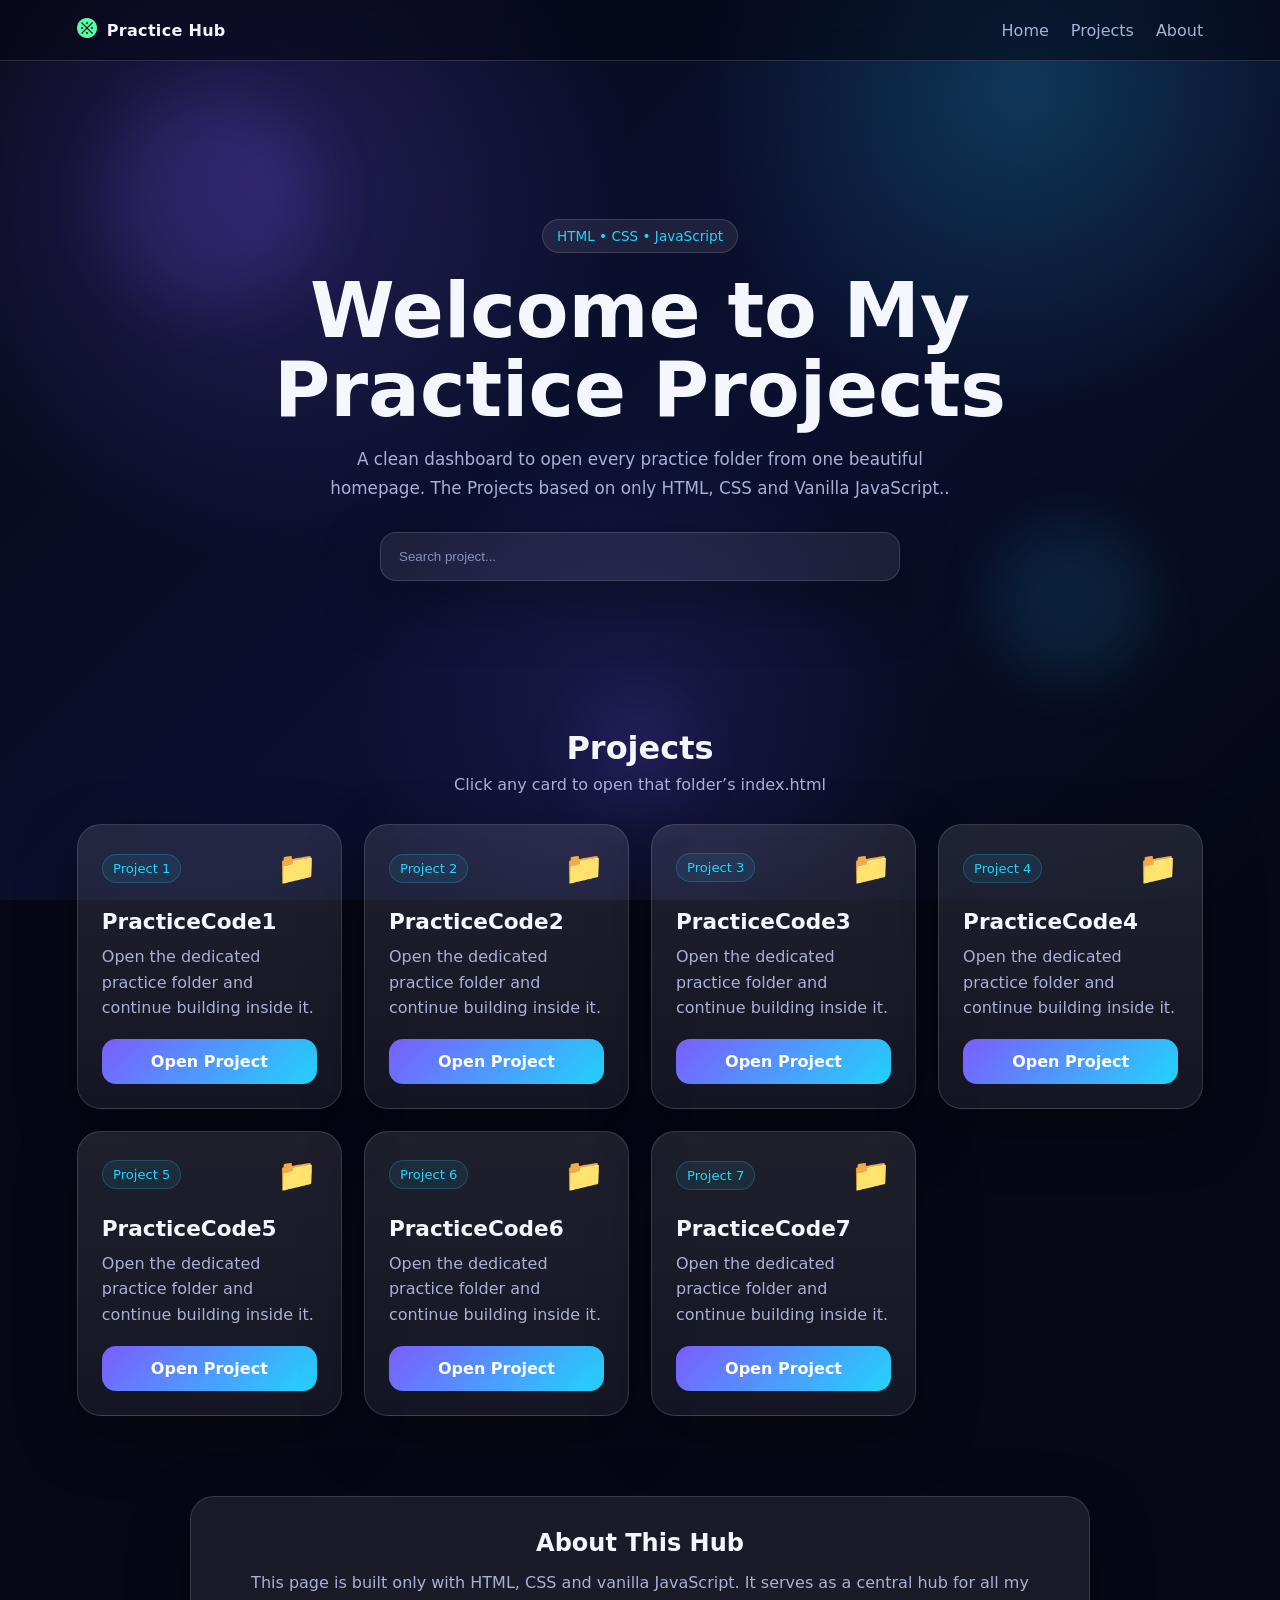
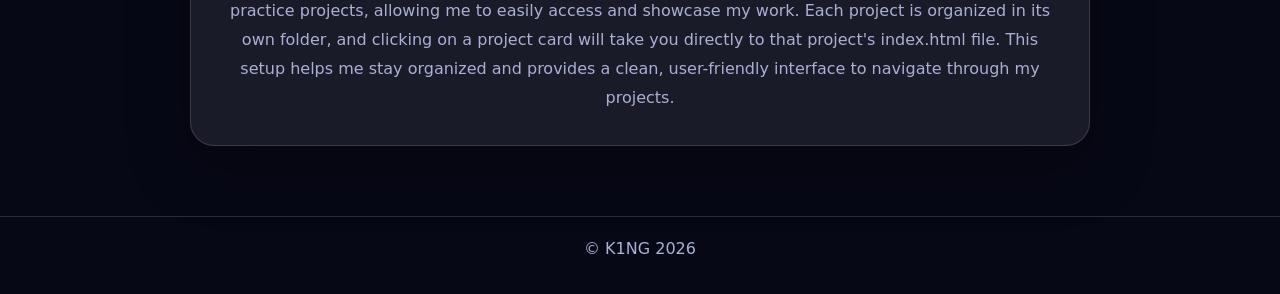
<file: index.html>
<!DOCTYPE html>
<html lang="en">

<head>
    <meta charset="UTF-8" />
    <meta name="viewport" content="width=device-width, initial-scale=1.0" />
    <title>Practice Projects Hub</title>
    <link rel="stylesheet" href="style.css" />
    <link rel="shortcut icon" href="mainImage/favicon.png" type="image/x-icon">
</head>

<body>
    <div class="bg"></div>
    <div class="orb orb-1"></div>
    <div class="orb orb-2"></div>
    <div class="orb orb-3"></div>

    <header class="topbar">
        <div class="brand">
            <span class="brand-mark"><img src="mainImage/logo.png" alt="Brand Icon" /></span>
            <span>Practice Hub</span>
        </div>

        <nav class="nav">
            <a href="#home">Home</a>
            <a href="#projects">Projects</a>
            <a href="#about">About</a>
        </nav>
    </header>

    <main id="home">
        <section class="hero">
            <div class="hero-content">
                <p class="eyebrow">HTML • CSS • JavaScript</p>
                <h1>Welcome to My Practice Projects</h1>
                <p class="subtext">
                    A clean dashboard to open every practice folder from one beautiful homepage. The Projects based on
                    only HTML, CSS and Vanilla JavaScript..
                </p>

                <div class="search-wrap">
                    <input id="searchInput" type="text" placeholder="Search project..." />
                </div>
            </div>
        </section>

        <section class="projects" id="projects">
            <div class="section-head">
                <h2>Projects</h2>
                <p>Click any card to open that folder’s index.html</p>
            </div>

            <div class="grid" id="projectsGrid"></div>
        </section>

        <section class="about" id="about">
            <div class="about-card">
                <h2>About This Hub</h2>
                <p>
                    This page is built only with HTML, CSS and vanilla JavaScript.
                    It serves as a central hub for all my practice projects, allowing me to easily access and showcase
                    my work. Each project is organized in its own folder, and clicking on a project card will take you
                    directly to that project's index.html file. This setup helps me stay organized and provides a clean,
                    user-friendly interface to navigate through my projects.
                </p>
            </div>
        </section>
    </main>

    <footer class="footer">
        <p>© K1NG 2026</p>
    </footer>

    <script src="script.js"></script>
</body>

</html>
</file>
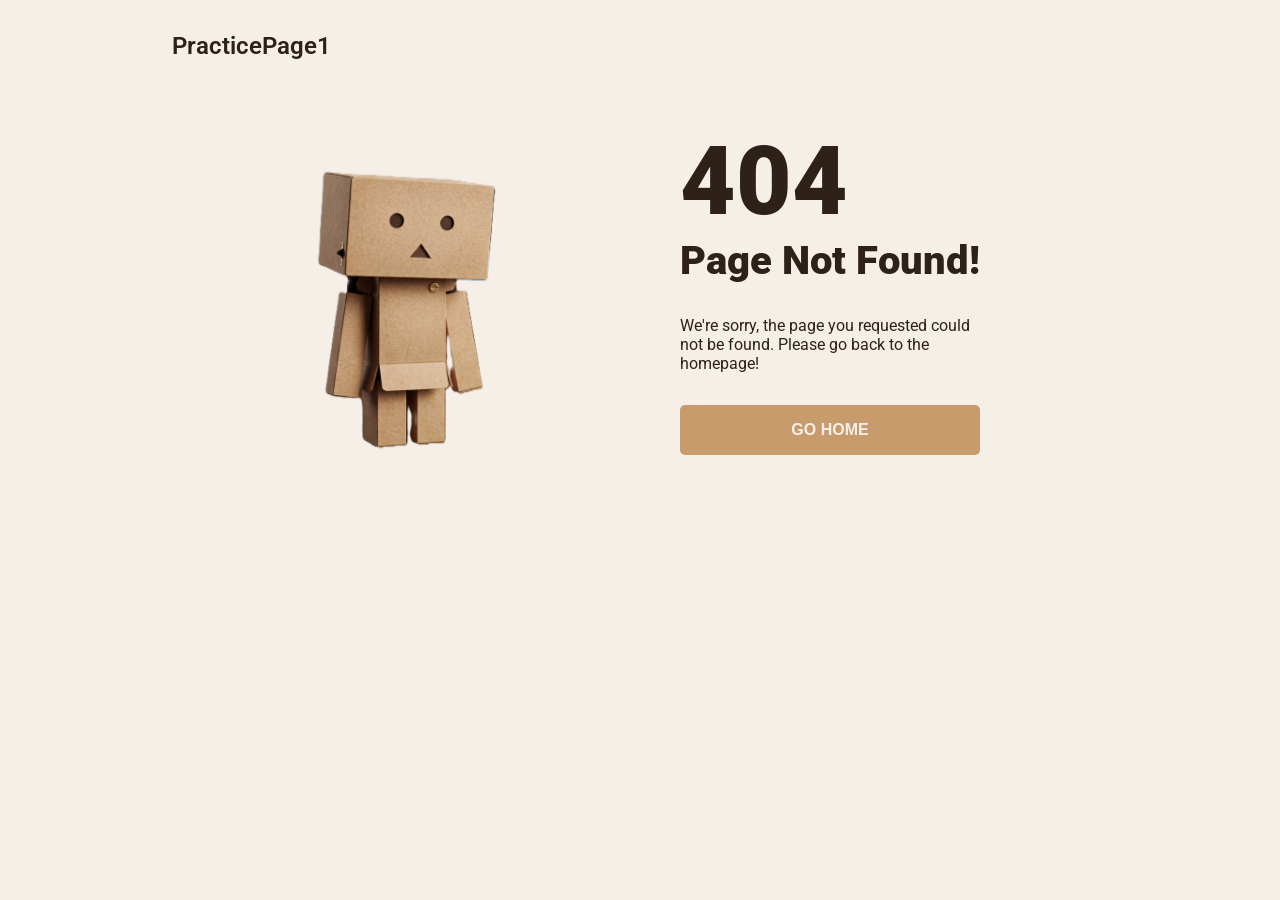
<file: PracticeCode1/index.html>
<!DOCTYPE html>
<html lang="en">

<head>
    <meta charset="UTF-8">
    <meta name="viewport" content="width=device-width, initial-scale=1.0">
    <title>404 Error | Practice Page 1</title>
    <link rel="stylesheet" href="style.css">
</head>

<body>
    <nav>
        <div class="nav_logo"><a href="#">PracticePage1</a></div>
        <div class="container">
            <div class="header">
                <h1>404</h1>
                <h3>Page Not Found!</h3>
            </div>
            <img src="assets/characterImg.png" alt="not found" />
            <div class=" footer">
                <p>
                    We're sorry, the page you requested could not be found. Please go back
                    to the homepage!
                </p>
                <button>GO HOME</button>
            </div>
    </nav>
</body>

</html>
</file>
<file: style.css>
:root {
  --bg: #070816;
  --panel: rgba(255, 255, 255, 0.08);
  --panel-2: rgba(255, 255, 255, 0.12);
  --text: #f5f7ff;
  --muted: #aab0d6;
  --line: rgba(255, 255, 255, 0.14);
  --primary: #7c5cff;
  --secondary: #21d4fd;
  --shadow: 0 20px 60px rgba(0, 0, 0, 0.35);
  --radius: 24px;
}

* {
  box-sizing: border-box;
  margin: 0;
  padding: 0;
}

html {
  scroll-behavior: smooth;
}

body {
  font-family: Inter, system-ui, Arial, sans-serif;
  background: var(--bg);
  color: var(--text);
  overflow-x: hidden;
}

a {
  color: inherit;
  text-decoration: none;
}

.bg {
  position: fixed;
  inset: 0;
  z-index: -3;
  background:
    radial-gradient(
      circle at 20% 20%,
      rgba(124, 92, 255, 0.25),
      transparent 30%
    ),
    radial-gradient(
      circle at 80% 10%,
      rgba(33, 212, 253, 0.2),
      transparent 25%
    ),
    radial-gradient(
      circle at 50% 80%,
      rgba(124, 92, 255, 0.14),
      transparent 30%
    ),
    linear-gradient(135deg, #060816, #0b1030 50%, #060816);
}

.orb {
  position: fixed;
  z-index: -2;
  border-radius: 50%;
  filter: blur(30px);
  opacity: 0.5;
  animation: float 10s ease-in-out infinite;
}

.orb-1 {
  width: 220px;
  height: 220px;
  background: rgba(124, 92, 255, 0.28);
  top: 10%;
  left: 8%;
}

.orb-2 {
  width: 160px;
  height: 160px;
  background: rgba(33, 212, 253, 0.22);
  top: 58%;
  right: 10%;
  animation-delay: 2s;
}

.orb-3 {
  width: 120px;
  height: 120px;
  background: rgba(124, 92, 255, 0.18);
  bottom: 10%;
  left: 45%;
  animation-delay: 4s;
}

@keyframes float {
  0%,
  100% {
    transform: translateY(0px) translateX(0px);
  }
  50% {
    transform: translateY(-25px) translateX(10px);
  }
}

.topbar {
  position: sticky;
  top: 0;
  z-index: 50;
  display: flex;
  justify-content: space-between;
  align-items: center;
  padding: 18px 6%;
  backdrop-filter: blur(18px);
  background: rgba(5, 7, 20, 0.55);
  border-bottom: 1px solid var(--line);
}

.brand {
  display: flex;
  align-items: center;
  gap: 10px;
  font-weight: 700;
  letter-spacing: 0.3px;
}

.brand-mark {
  color: var(--secondary);
}

.brand-mark img {
  width: 20px;
  height: 20px;
}

.nav {
  display: flex;
  gap: 22px;
}

.nav a {
  color: var(--muted);
  transition: 0.25s ease;
}

.nav a:hover {
  color: var(--text);
}

.hero {
  min-height: 72vh;
  display: grid;
  place-items: center;
  padding: 70px 6% 40px;
  text-align: center;
}

.hero-content {
  max-width: 900px;
  animation: fadeUp 0.8s ease both;
}

.eyebrow {
  display: inline-block;
  padding: 8px 14px;
  border: 1px solid var(--line);
  border-radius: 999px;
  background: var(--panel);
  color: var(--secondary);
  font-size: 0.85rem;
  margin-bottom: 18px;
}

.hero h1 {
  font-size: clamp(2.4rem, 6vw, 5rem);
  line-height: 1.03;
  margin-bottom: 16px;
}

.subtext {
  max-width: 650px;
  margin: 0 auto;
  color: var(--muted);
  font-size: 1.05rem;
  line-height: 1.7;
}

.search-wrap {
  margin-top: 30px;
}

.search-wrap input {
  width: min(100%, 520px);
  padding: 16px 18px;
  border: none;
  outline: none;
  border-radius: 16px;
  background: var(--panel);
  color: var(--text);
  border: 1px solid var(--line);
  box-shadow: var(--shadow);
}

.search-wrap input::placeholder {
  color: #8891bd;
}

.projects {
  padding: 20px 6% 80px;
}

.section-head {
  text-align: center;
  margin-bottom: 30px;
}

.section-head h2 {
  font-size: 2rem;
  margin-bottom: 8px;
}

.section-head p {
  color: var(--muted);
}

.grid {
  display: grid;
  grid-template-columns: repeat(auto-fit, minmax(240px, 1fr));
  gap: 22px;
}

.card {
  position: relative;
  padding: 24px;
  border-radius: var(--radius);
  background: linear-gradient(
    180deg,
    rgba(255, 255, 255, 0.1),
    rgba(255, 255, 255, 0.06)
  );
  border: 1px solid var(--line);
  box-shadow: var(--shadow);
  overflow: hidden;
  transition: 0.3s ease;
  animation: fadeUp 0.6s ease both;
}

.card::before {
  content: "";
  position: absolute;
  inset: -1px;
  background: linear-gradient(
    135deg,
    transparent,
    rgba(255, 255, 255, 0.14),
    transparent
  );
  transform: translateX(-120%);
  transition: 0.8s ease;
}

.card:hover {
  transform: translateY(-8px);
  border-color: rgba(33, 212, 253, 0.35);
}

.card:hover::before {
  transform: translateX(120%);
}

.card-top {
  display: flex;
  justify-content: space-between;
  align-items: center;
  margin-bottom: 22px;
}

.badge {
  font-size: 0.82rem;
  color: var(--secondary);
  padding: 6px 10px;
  border: 1px solid rgba(33, 212, 253, 0.22);
  border-radius: 999px;
  background: rgba(33, 212, 253, 0.08);
}

.folder {
  font-size: 2rem;
}

.card h3 {
  font-size: 1.35rem;
  margin-bottom: 10px;
}

.card p {
  color: var(--muted);
  line-height: 1.6;
  margin-bottom: 18px;
}

.open-btn {
  display: inline-flex;
  align-items: center;
  justify-content: center;
  width: 100%;
  padding: 13px 16px;
  border-radius: 14px;
  background: linear-gradient(135deg, var(--primary), var(--secondary));
  color: white;
  font-weight: 600;
  transition: 0.25s ease;
}

.open-btn:hover {
  transform: scale(1.02);
  filter: saturate(1.1);
}

.about {
  padding: 0 6% 70px;
}

.about-card {
  max-width: 900px;
  margin: 0 auto;
  padding: 32px;
  border-radius: var(--radius);
  background: var(--panel);
  border: 1px solid var(--line);
  box-shadow: var(--shadow);
  text-align: center;
}

.about-card h2 {
  margin-bottom: 12px;
}

.about-card p {
  color: var(--muted);
  line-height: 1.8;
}

.footer {
  padding: 22px 6% 36px;
  text-align: center;
  color: var(--muted);
  border-top: 1px solid var(--line);
}

.fade-hide {
  opacity: 0;
  transform: translateY(10px);
}

@keyframes fadeUp {
  from {
    opacity: 0;
    transform: translateY(16px);
  }
  to {
    opacity: 1;
    transform: translateY(0);
  }
}

@media (max-width: 768px) {
  .topbar {
    flex-direction: column;
    gap: 12px;
  }

  .nav {
    gap: 14px;
    flex-wrap: wrap;
    justify-content: center;
  }

  .hero {
    min-height: 64vh;
    padding-top: 50px;
  }
}
</file>
<file: PracticeCode1/style.css>
@import url("https://fonts.googleapis.com/css2?family=Roboto:ital,wght@0,100..900;1,100..900&display=swap");

:root {
  --primary-color: #c89b6d;
  --primary-color-dark: #9f744d;
  --text-dark: #2d2118;
  --text-light: #7b6a5d;
  --extra-light: #f5efe8;
}

* {
  margin: 0;
  padding: 0;
  box-sizing: border-box;
}

body {
  height: 100vh;
  display: flex;
  align-items: center;
  justify-content: center;
  background-color: var(--extra-light);
  font-family: "Roboto", sans-serif;
  overflow: hidden;
}

nav {
  position: absolute;
  top: 0%;
  left: 50%;
  transform: translateX(-50%);
  width: 100%;
  max-width: 400px;
  padding: 2rem;
}

nav .nav_logo a {
  font-size: 1.5rem;
  font-weight: 600;
  color: var(--text-dark);
  text-decoration: none;
}

.container {
  max-width: 400px;
  padding: 2rem;
  margin: auto;
  display: grid;
  color: var(--text-dark);
}

.header {
  display: flex;
  flex-direction: column;
  justify-content: flex-end;
}
.header h1 {
  font-size: 4rem;
  font-weight: 900;
}
.container h3 {
  font-size: 2rem;
  font-weight: 900;
}
.container img {
  width: 100%;
  max-width: 300px;
  margin: auto;
}

.footer {
  display: grid;
  gap: 2rem;
  place-content: baseline;
}
.footer p {
  font-variation-settings: 1rem;
}

.footer button {
  padding: 1rem;
  outline: none;
  border: none;
  border-radius: 5px;
  color: var(--extra-light);
  font-size: 1rem;
  font-weight: 600;
  background-color: var(--primary-color);
  cursor: pointer;
  transition: 0.3s;
}

.footer button:hover {
  background-color: var(--primary-color-dark);
}

@media (min-width: 640px) {
  nav {
    max-width: 1000px;
    overflow-y: auto;
  }
  .container {
    max-width: 1200px;
    grid-template-columns: repeat(2, 1fr);
    gap: 2rem;
  }
  .container img {
    max-width: 550px;
    grid-area: 1/1/3/2;
  }
  .footer {
    max-width: 300px;
  }
}

@media (min-width: 1024px) {
  .container {
    column-gap: 5rem;
  }
  .header h1 {
    font-size: 6rem;
  }
  .header h3 {
    font-size: 2.5rem;
  }
}
</file>
